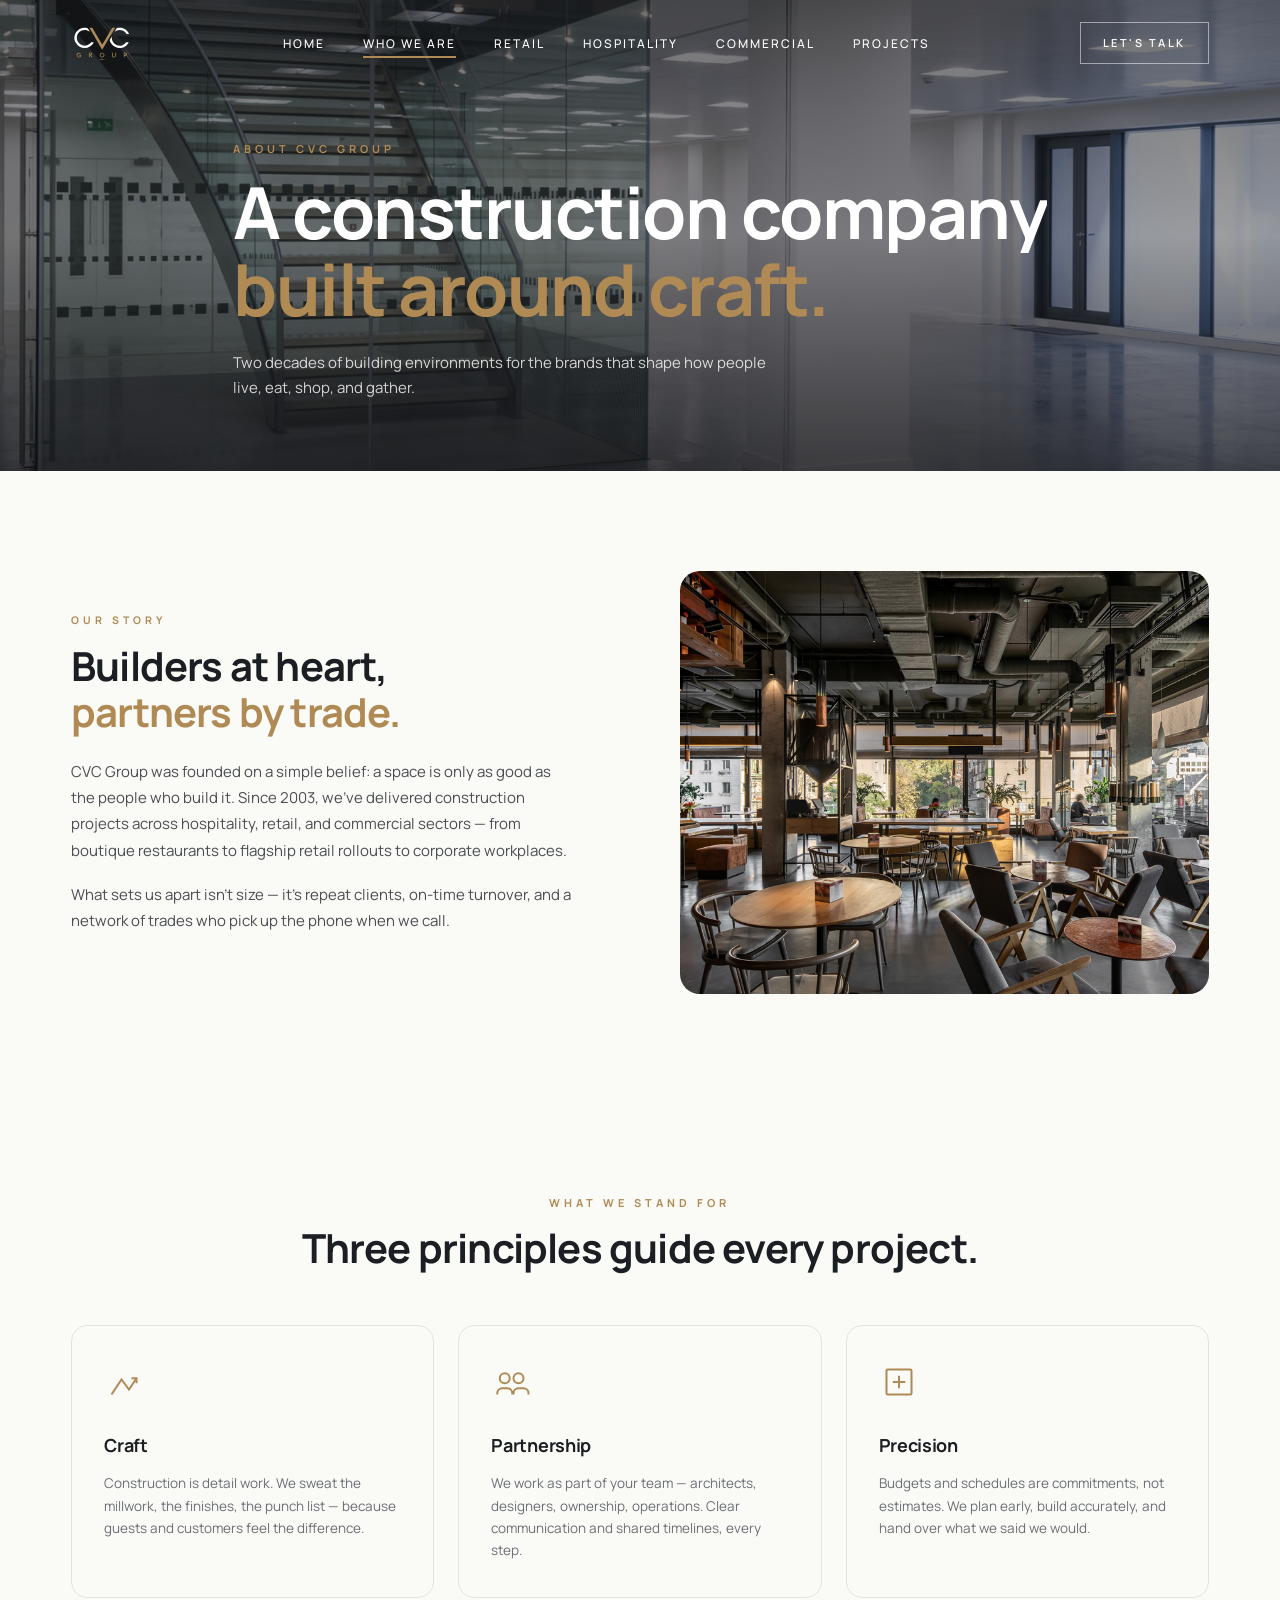
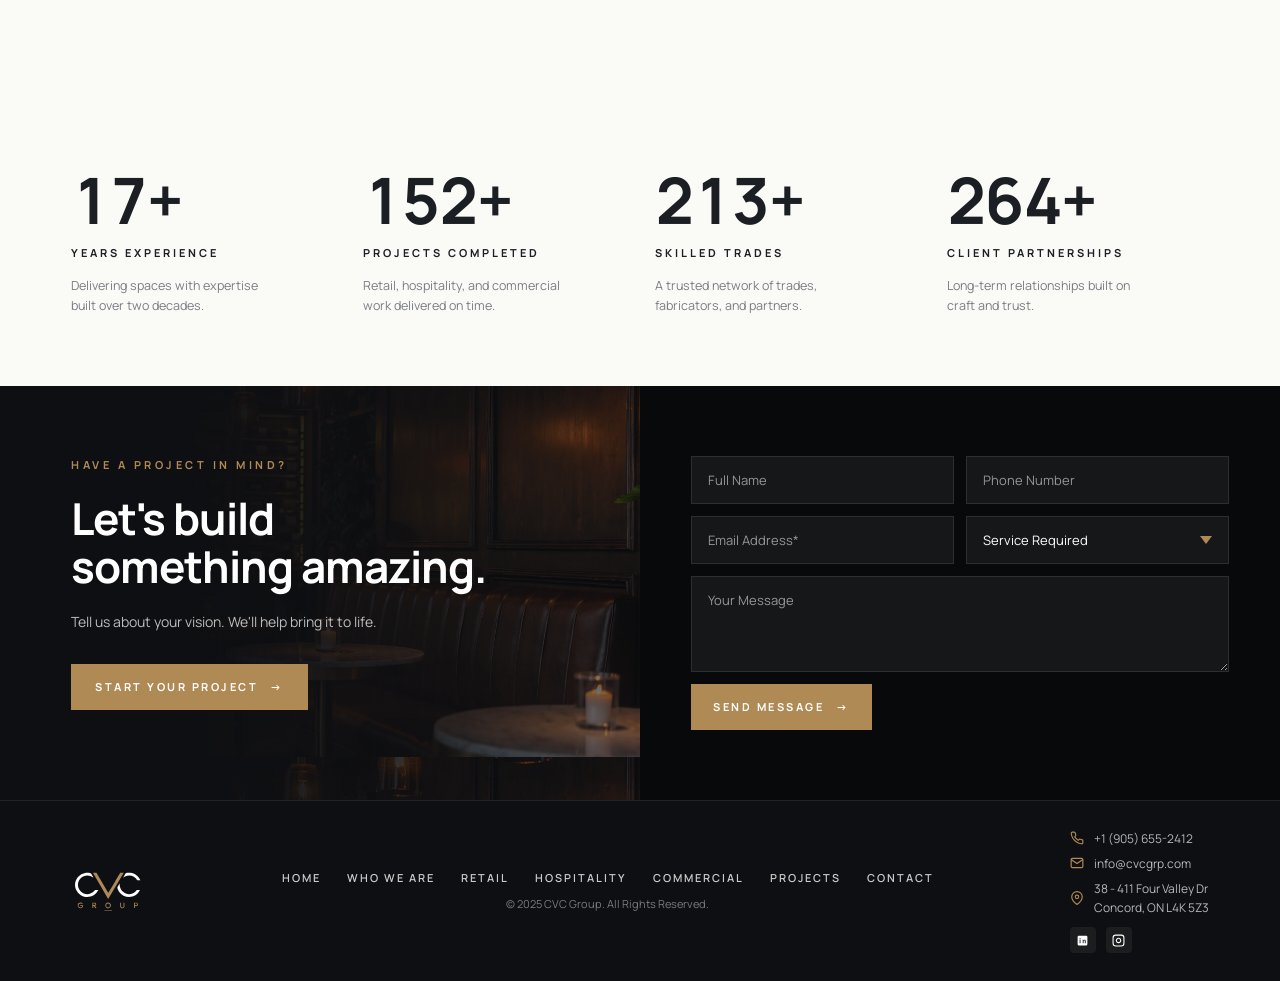
<file: public/about.html>
<!DOCTYPE html>
<html lang="en">
<head>
<meta charset="UTF-8" />
<meta name="viewport" content="width=device-width, initial-scale=1.0" />
<title>Who We Are — CVC Group</title>
<meta name="description" content="CVC Group builds retail, hospitality, and commercial environments. Two decades of craft, partnership, and precision." />
<link rel="preconnect" href="https://fonts.googleapis.com">
<link rel="preconnect" href="https://fonts.gstatic.com" crossorigin>
<link href="https://fonts.googleapis.com/css2?family=Manrope:wght@300;400;500;600;700;800&display=swap" rel="stylesheet">
<link rel="stylesheet" href="styles.css">
</head>
<body class="loading">

<div class="loader" id="loader">
  <div class="loader-mark">
    <div class="mk"><span>C</span><span class="v">V</span><span>C</span></div>
    <div class="sub">GROUP</div>
    <div class="loader-bar"></div>
  </div>
</div>

<div class="c-dot"></div>
<div class="c-ring"></div>

<header class="nav">
  <div class="container nav-inner">
    <a href="index.html" class="logo" aria-label="CVC Group">
      <img class="logo-img" src="images/logo/cvc.svg" alt="CVC Group" onload="this.parentElement.classList.add('has-img')" onerror="this.style.display='none'" />
      <span class="logo-text">
        <span class="mark">C<span class="v">V</span>C</span>
        <span class="sub">GROUP</span>
      </span>
    </a>
    <nav>
      <ul class="nav-links">
        <li><a href="index.html">Home</a></li>
        <li><a href="about.html" class="active">Who We Are</a></li>
        <li><a href="retail.html">Retail</a></li>
        <li><a href="hospitality.html">Hospitality</a></li>
        <li><a href="commercial.html">Commercial</a></li>
        <li><a href="projects.html">Projects</a></li>
      </ul>
    </nav>
    <a href="contact.html" class="btn-talk">Let's Talk</a>
  </div>
</header>

<!-- INNER HERO -->
<section class="inner-hero">
  <div class="bg" style="background-image: url('images/about/photo-2.jpg');"></div>
  <div class="container">
    <div class="eyebrow">About CVC Group</div>
    <h1 class="hero-title">
      <span class="line"><span class="line-inner">A construction company</span></span>
      <span class="line"><span class="line-inner em">built around craft.</span></span>
    </h1>
    <p class="sub">Two decades of building environments for the brands that shape how people live, eat, shop, and gather.</p>
  </div>
</section>

<!-- INTRO -->
<section class="intro">
  <div class="container intro-grid">
    <div class="rv left">
      <div class="section-eyebrow" style="text-align:left;color:var(--gold);">Our Story</div>
      <h2>Builders at heart, <span class="em">partners by trade.</span></h2>
      <p>CVC Group was founded on a simple belief: a space is only as good as the people who build it. Since 2003, we've delivered construction projects across hospitality, retail, and commercial sectors — from boutique restaurants to flagship retail rollouts to corporate workplaces.</p>
      <p>What sets us apart isn't size — it's repeat clients, on-time turnover, and a network of trades who pick up the phone when we call.</p>
    </div>
    <div class="intro-img img-rv" style="background-image: url('images/about/photo-1.jpg');"></div>
  </div>
</section>

<!-- VALUES -->
<section class="values">
  <div class="container">
    <div class="values-head rv">
      <div class="eyebrow">What We Stand For</div>
      <h2>Three principles guide every project.</h2>
    </div>
    <div class="values-grid stg">
      <div class="value">
        <svg class="icon" viewBox="0 0 32 32" fill="none" stroke="currentColor" stroke-width="1.6">
          <path d="M6 26l8-12 6 8 6-9"/>
          <path d="M22 13l4 0 0 4"/>
        </svg>
        <h4>Craft</h4>
        <p>Construction is detail work. We sweat the millwork, the finishes, the punch list — because guests and customers feel the difference.</p>
      </div>
      <div class="value">
        <svg class="icon" viewBox="0 0 32 32" fill="none" stroke="currentColor" stroke-width="1.6">
          <circle cx="11" cy="13" r="4"/>
          <circle cx="22" cy="13" r="4"/>
          <path d="M5 26v-1a4 4 0 0 1 4-4h4a4 4 0 0 1 4 4v1M18 26v-1a4 4 0 0 1 4-4h4a4 4 0 0 1 4 4v1"/>
        </svg>
        <h4>Partnership</h4>
        <p>We work as part of your team — architects, designers, ownership, operations. Clear communication and shared timelines, every step.</p>
      </div>
      <div class="value">
        <svg class="icon" viewBox="0 0 32 32" fill="none" stroke="currentColor" stroke-width="1.6">
          <rect x="6" y="6" width="20" height="20" rx="1"/>
          <path d="M11 16h10M16 11v10"/>
        </svg>
        <h4>Precision</h4>
        <p>Budgets and schedules are commitments, not estimates. We plan early, build accurately, and hand over what we said we would.</p>
      </div>
    </div>
  </div>
</section>

<!-- STATS -->
<section class="stats">
  <div class="container">
    <div class="stats-grid stg">
      <div class="stat">
        <div class="num" data-target="22">0+</div>
        <div class="label">Years Experience</div>
        <p>Delivering spaces with expertise built over two decades.</p>
      </div>
      <div class="stat">
        <div class="num" data-target="189">0+</div>
        <div class="label">Projects Completed</div>
        <p>Retail, hospitality, and commercial work delivered on time.</p>
      </div>
      <div class="stat">
        <div class="num" data-target="265">0+</div>
        <div class="label">Skilled Trades</div>
        <p>A trusted network of trades, fabricators, and partners.</p>
      </div>
      <div class="stat">
        <div class="num" data-target="328">0+</div>
        <div class="label">Client Partnerships</div>
        <p>Long-term relationships built on craft and trust.</p>
      </div>
    </div>
  </div>
</section>

<!-- CTA -->
<section class="cta" id="contact">
  <div class="left stg">
    <div class="eb">Have a Project in Mind?</div>
    <h2>Let's build<br>something amazing.</h2>
    <p>Tell us about your vision. We'll help bring it to life.</p>
    <a href="contact.html" class="btn-start">Start Your Project <span>→</span></a>
  </div>
  <div class="form-wrap">
    <form class="cta-form rv" onsubmit="event.preventDefault(); alert('Thanks — we will be in touch.');">
      <input type="text" placeholder="Full Name" required />
      <input type="tel" placeholder="Phone Number" />
      <input type="email" placeholder="Email Address*" required />
      <select required>
        <option value="">Service Required</option>
        <option>Retail Build-Out</option>
        <option>Hospitality Construction</option>
        <option>Commercial Construction</option>
        <option>Renovation / Tenant Improvement</option>
        <option>Other</option>
      </select>
      <textarea placeholder="Your Message"></textarea>
      <button type="submit" class="send">Send Message <span>→</span></button>
    </form>
  </div>
</section>

<footer class="footer">
  <div class="container foot-grid">
    <div class="foot-logo">
      <img class="logo-img" src="images/logo/cvc.svg" alt="CVC Group" onload="this.parentElement.classList.add('has-img')" onerror="this.style.display='none'" />
      <span class="logo-text">
        <span class="mark">C<span class="v">V</span>C</span>
        <span class="sub">GROUP</span>
        <span class="foot-tag">RETAIL | HOSPITALITY | COMMERCIAL</span>
      </span>
    </div>
    <div class="foot-nav">
      <div class="links">
        <a href="index.html" class="under-line">Home</a>
        <a href="about.html" class="under-line">Who We Are</a>
        <a href="retail.html" class="under-line">Retail</a>
        <a href="hospitality.html" class="under-line">Hospitality</a>
        <a href="commercial.html" class="under-line">Commercial</a>
        <a href="projects.html" class="under-line">Projects</a>
        <a href="contact.html" class="under-line">Contact</a>
      </div>
      <div class="copyright">© 2025 CVC Group. All Rights Reserved.</div>
    </div>
    <div class="foot-info">
      <div class="row"><svg class="ic" viewBox="0 0 24 24" fill="none" stroke="currentColor" stroke-width="2"><path d="M22 16.92v3a2 2 0 0 1-2.18 2 19.79 19.79 0 0 1-8.63-3.07 19.5 19.5 0 0 1-6-6 19.79 19.79 0 0 1-3.07-8.67A2 2 0 0 1 4.11 2h3a2 2 0 0 1 2 1.72c.13.96.37 1.9.72 2.81a2 2 0 0 1-.45 2.11L8.09 9.91a16 16 0 0 0 6 6l1.27-1.27a2 2 0 0 1 2.11-.45c.91.35 1.85.59 2.81.72A2 2 0 0 1 22 16.92z"/></svg> +1 (905) 655-2412</div>
      <div class="row"><svg class="ic" viewBox="0 0 24 24" fill="none" stroke="currentColor" stroke-width="2"><path d="M4 4h16c1.1 0 2 .9 2 2v12c0 1.1-.9 2-2 2H4c-1.1 0-2-.9-2-2V6c0-1.1.9-2 2-2z"/><path d="M22 6l-10 7L2 6"/></svg> info@cvcgrp.com</div>
      <div class="row"><svg class="ic" viewBox="0 0 24 24" fill="none" stroke="currentColor" stroke-width="2"><path d="M21 10c0 7-9 13-9 13s-9-6-9-13a9 9 0 0 1 18 0z"/><circle cx="12" cy="10" r="3"/></svg> 38 - 411 Four Valley Dr<br>Concord, ON L4K 5Z3</div>
      <div class="socials">
        <a href="#" aria-label="LinkedIn"><svg width="13" height="13" viewBox="0 0 24 24" fill="currentColor"><path d="M19 3a2 2 0 0 1 2 2v14a2 2 0 0 1-2 2H5a2 2 0 0 1-2-2V5a2 2 0 0 1 2-2h14M8.34 17V10.34H6.67V17h1.67M7.5 9.45a.94.94 0 1 0 0-1.89.94.94 0 0 0 0 1.89M18 17v-3.65c0-1.62-.35-2.86-2.23-2.86-.9 0-1.5.5-1.76.97h-.02v-.82h-1.6V17h1.66v-3.3c0-.87.16-1.7 1.24-1.7 1.06 0 1.07.99 1.07 1.76V17H18z"/></svg></a>
        <a href="#" aria-label="Instagram"><svg width="13" height="13" viewBox="0 0 24 24" fill="none" stroke="currentColor" stroke-width="2"><rect x="2" y="2" width="20" height="20" rx="5"/><path d="M16 11.37A4 4 0 1 1 12.63 8 4 4 0 0 1 16 11.37z"/><line x1="17.5" y1="6.5" x2="17.51" y2="6.5"/></svg></a>
      </div>
    </div>
  </div>
</footer>

<a href="#" class="to-top" id="toTop" aria-label="Back to top">
  <svg width="14" height="14" viewBox="0 0 24 24" fill="none" stroke="currentColor" stroke-width="2.4"><path d="M18 15l-6-6-6 6"/></svg>
</a>

<script src="scripts.js" defer></script>
</body>
</html>
</file>
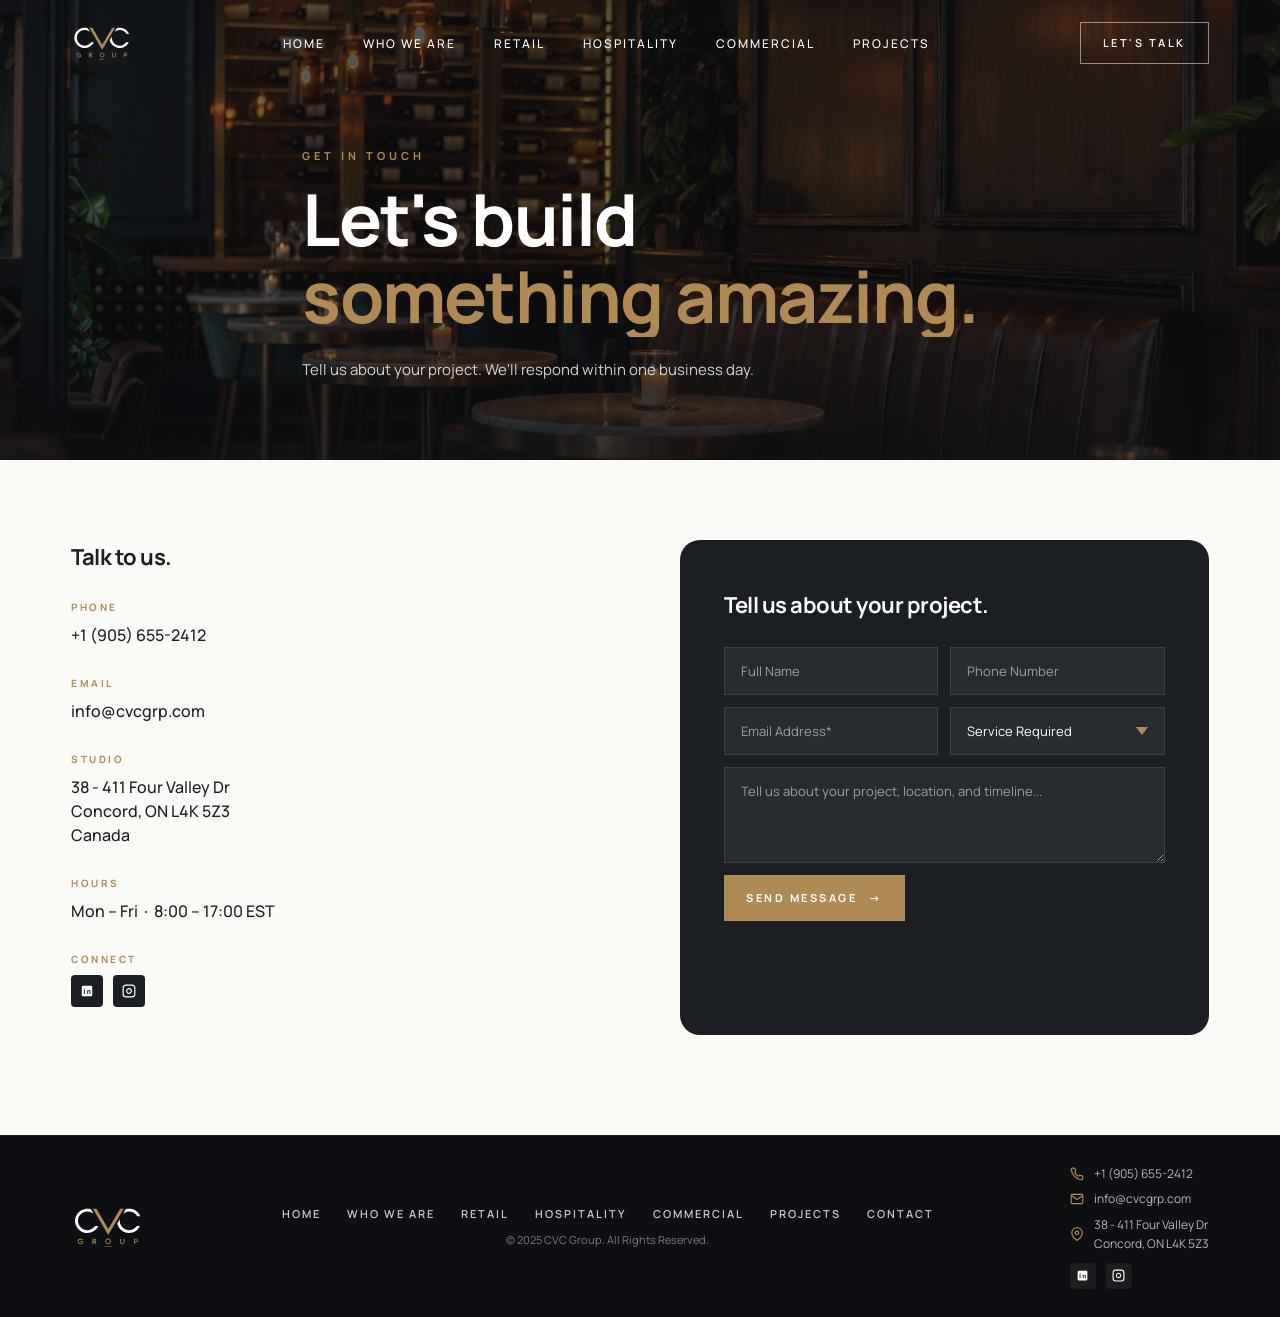
<file: public/contact.html>
<!DOCTYPE html>
<html lang="en">
<head>
<meta charset="UTF-8" />
<meta name="viewport" content="width=device-width, initial-scale=1.0" />
<title>Contact — CVC Group</title>
<meta name="description" content="Start a conversation about your next project. CVC Group, Concord, ON." />
<link rel="preconnect" href="https://fonts.googleapis.com">
<link rel="preconnect" href="https://fonts.gstatic.com" crossorigin>
<link href="https://fonts.googleapis.com/css2?family=Manrope:wght@300;400;500;600;700;800&display=swap" rel="stylesheet">
<link rel="stylesheet" href="styles.css">
</head>
<body class="loading">

<div class="loader" id="loader">
  <div class="loader-mark">
    <div class="mk"><span>C</span><span class="v">V</span><span>C</span></div>
    <div class="sub">GROUP</div>
    <div class="loader-bar"></div>
  </div>
</div>

<div class="c-dot"></div>
<div class="c-ring"></div>

<header class="nav">
  <div class="container nav-inner">
    <a href="index.html" class="logo" aria-label="CVC Group">
      <img class="logo-img" src="images/logo/cvc.svg" alt="CVC Group" onload="this.parentElement.classList.add('has-img')" onerror="this.style.display='none'" />
      <span class="logo-text">
        <span class="mark">C<span class="v">V</span>C</span>
        <span class="sub">GROUP</span>
      </span>
    </a>
    <nav>
      <ul class="nav-links">
        <li><a href="index.html">Home</a></li>
        <li><a href="about.html">Who We Are</a></li>
        <li><a href="retail.html">Retail</a></li>
        <li><a href="hospitality.html">Hospitality</a></li>
        <li><a href="commercial.html">Commercial</a></li>
        <li><a href="projects.html">Projects</a></li>
      </ul>
    </nav>
    <a href="contact.html" class="btn-talk active">Let's Talk</a>
  </div>
</header>

<section class="inner-hero">
  <div class="bg" style="background-image: url('images/cta/background.jpg');"></div>
  <div class="container">
    <div class="eyebrow">Get In Touch</div>
    <h1 class="hero-title">
      <span class="line"><span class="line-inner">Let's build</span></span>
      <span class="line"><span class="line-inner em">something amazing.</span></span>
    </h1>
    <p class="sub">Tell us about your project. We'll respond within one business day.</p>
  </div>
</section>

<section class="contact-grid">
  <div class="container">
    <div class="contact-info rv">
      <h3>Talk to us.</h3>
      <div class="block">
        <div class="label">Phone</div>
        <div class="val"><a href="tel:+19056552412">+1 (905) 655-2412</a></div>
      </div>
      <div class="block">
        <div class="label">Email</div>
        <div class="val"><a href="mailto:info@cvcgrp.com">info@cvcgrp.com</a></div>
      </div>
      <div class="block">
        <div class="label">Studio</div>
        <div class="val">38 - 411 Four Valley Dr<br>Concord, ON L4K 5Z3<br>Canada</div>
      </div>
      <div class="block">
        <div class="label">Hours</div>
        <div class="val">Mon – Fri &nbsp;·&nbsp; 8:00 – 17:00 EST</div>
      </div>
      <div class="block">
        <div class="label">Connect</div>
        <div class="socials" style="margin-top:8px;">
          <a href="#" aria-label="LinkedIn" style="width:32px;height:32px;background:var(--ink);"><svg width="14" height="14" viewBox="0 0 24 24" fill="currentColor"><path d="M19 3a2 2 0 0 1 2 2v14a2 2 0 0 1-2 2H5a2 2 0 0 1-2-2V5a2 2 0 0 1 2-2h14M8.34 17V10.34H6.67V17h1.67M7.5 9.45a.94.94 0 1 0 0-1.89.94.94 0 0 0 0 1.89M18 17v-3.65c0-1.62-.35-2.86-2.23-2.86-.9 0-1.5.5-1.76.97h-.02v-.82h-1.6V17h1.66v-3.3c0-.87.16-1.7 1.24-1.7 1.06 0 1.07.99 1.07 1.76V17H18z"/></svg></a>
          <a href="#" aria-label="Instagram" style="width:32px;height:32px;background:var(--ink);"><svg width="14" height="14" viewBox="0 0 24 24" fill="none" stroke="currentColor" stroke-width="2"><rect x="2" y="2" width="20" height="20" rx="5"/><path d="M16 11.37A4 4 0 1 1 12.63 8 4 4 0 0 1 16 11.37z"/><line x1="17.5" y1="6.5" x2="17.51" y2="6.5"/></svg></a>
        </div>
      </div>
    </div>

    <div class="contact-form-card rv right">
      <h3>Tell us about your project.</h3>
      <form class="cta-form" onsubmit="event.preventDefault(); alert('Thanks — we will be in touch.');">
        <input type="text" placeholder="Full Name" required />
        <input type="tel" placeholder="Phone Number" />
        <input type="email" placeholder="Email Address*" required />
        <select required>
          <option value="">Service Required</option>
          <option>Retail Build-Out</option>
          <option>Hospitality Construction</option>
          <option>Commercial Construction</option>
          <option>Renovation / Tenant Improvement</option>
          <option>Other</option>
        </select>
        <textarea placeholder="Tell us about your project, location, and timeline..."></textarea>
        <button type="submit" class="send">Send Message <span>→</span></button>
      </form>
    </div>
  </div>
</section>

<footer class="footer">
  <div class="container foot-grid">
    <div class="foot-logo">
      <img class="logo-img" src="images/logo/cvc.svg" alt="CVC Group" onload="this.parentElement.classList.add('has-img')" onerror="this.style.display='none'" />
      <span class="logo-text">
        <span class="mark">C<span class="v">V</span>C</span>
        <span class="sub">GROUP</span>
        <span class="foot-tag">RETAIL | HOSPITALITY | COMMERCIAL</span>
      </span>
    </div>
    <div class="foot-nav">
      <div class="links">
        <a href="index.html" class="under-line">Home</a>
        <a href="about.html" class="under-line">Who We Are</a>
        <a href="retail.html" class="under-line">Retail</a>
        <a href="hospitality.html" class="under-line">Hospitality</a>
        <a href="commercial.html" class="under-line">Commercial</a>
        <a href="projects.html" class="under-line">Projects</a>
        <a href="contact.html" class="under-line">Contact</a>
      </div>
      <div class="copyright">© 2025 CVC Group. All Rights Reserved.</div>
    </div>
    <div class="foot-info">
      <div class="row"><svg class="ic" viewBox="0 0 24 24" fill="none" stroke="currentColor" stroke-width="2"><path d="M22 16.92v3a2 2 0 0 1-2.18 2 19.79 19.79 0 0 1-8.63-3.07 19.5 19.5 0 0 1-6-6 19.79 19.79 0 0 1-3.07-8.67A2 2 0 0 1 4.11 2h3a2 2 0 0 1 2 1.72c.13.96.37 1.9.72 2.81a2 2 0 0 1-.45 2.11L8.09 9.91a16 16 0 0 0 6 6l1.27-1.27a2 2 0 0 1 2.11-.45c.91.35 1.85.59 2.81.72A2 2 0 0 1 22 16.92z"/></svg> +1 (905) 655-2412</div>
      <div class="row"><svg class="ic" viewBox="0 0 24 24" fill="none" stroke="currentColor" stroke-width="2"><path d="M4 4h16c1.1 0 2 .9 2 2v12c0 1.1-.9 2-2 2H4c-1.1 0-2-.9-2-2V6c0-1.1.9-2 2-2z"/><path d="M22 6l-10 7L2 6"/></svg> info@cvcgrp.com</div>
      <div class="row"><svg class="ic" viewBox="0 0 24 24" fill="none" stroke="currentColor" stroke-width="2"><path d="M21 10c0 7-9 13-9 13s-9-6-9-13a9 9 0 0 1 18 0z"/><circle cx="12" cy="10" r="3"/></svg> 38 - 411 Four Valley Dr<br>Concord, ON L4K 5Z3</div>
      <div class="socials">
        <a href="#" aria-label="LinkedIn"><svg width="13" height="13" viewBox="0 0 24 24" fill="currentColor"><path d="M19 3a2 2 0 0 1 2 2v14a2 2 0 0 1-2 2H5a2 2 0 0 1-2-2V5a2 2 0 0 1 2-2h14M8.34 17V10.34H6.67V17h1.67M7.5 9.45a.94.94 0 1 0 0-1.89.94.94 0 0 0 0 1.89M18 17v-3.65c0-1.62-.35-2.86-2.23-2.86-.9 0-1.5.5-1.76.97h-.02v-.82h-1.6V17h1.66v-3.3c0-.87.16-1.7 1.24-1.7 1.06 0 1.07.99 1.07 1.76V17H18z"/></svg></a>
        <a href="#" aria-label="Instagram"><svg width="13" height="13" viewBox="0 0 24 24" fill="none" stroke="currentColor" stroke-width="2"><rect x="2" y="2" width="20" height="20" rx="5"/><path d="M16 11.37A4 4 0 1 1 12.63 8 4 4 0 0 1 16 11.37z"/><line x1="17.5" y1="6.5" x2="17.51" y2="6.5"/></svg></a>
      </div>
    </div>
  </div>
</footer>

<a href="#" class="to-top" id="toTop" aria-label="Back to top">
  <svg width="14" height="14" viewBox="0 0 24 24" fill="none" stroke="currentColor" stroke-width="2.4"><path d="M18 15l-6-6-6 6"/></svg>
</a>

<script src="scripts.js" defer></script>
</body>
</html>
</file>
<file: public/styles.css>
/* ============ TOKENS ============ */
:root {
  --black:    #0e0f12;
  --black-2:  #15171b;
  --black-3:  #1c1e23;
  --ink:      #1b1e22;
  --gold:     #b08a55;
  --gold-lt:  #c5a070;
  --gold-dk:  #8c6c3f;
  --cream:    #f5efe6;
  --cream-2:  #efe8dc;
  --paper:    #fafaf7;
  --muted:    #8a8d93;
  --line:     #e7e1d4;
  --line-dk:  rgba(255,255,255,0.08);

  --sans:  'Manrope', -apple-system, BlinkMacSystemFont, sans-serif;

  --container: 1240px;
  --pad: clamp(20px, 4vw, 56px);

  --ease-out: cubic-bezier(.2,.8,.2,1);
  --ease-curtain: cubic-bezier(.7,0,.2,1);
}

* { box-sizing: border-box; margin: 0; padding: 0; }
html { scroll-behavior: smooth; }
body {
  font-family: var(--sans);
  background: var(--paper);
  color: var(--ink);
  font-size: 15px;
  line-height: 1.6;
  -webkit-font-smoothing: antialiased;
  -moz-osx-font-smoothing: grayscale;
  overflow-x: hidden;
}
img { max-width: 100%; display: block; }
a { color: inherit; text-decoration: none; }
button { font: inherit; cursor: pointer; border: 0; background: none; color: inherit; }

.container { max-width: var(--container); margin: 0 auto; padding-left: var(--pad); padding-right: var(--pad); }

.auto-img { opacity: 0; transition: opacity .4s ease; }
.auto-img.loaded { opacity: 1; }

/* =================================================================
   ANIMATION SYSTEM
   ================================================================= */

/* Page loader */
.loader {
  position: fixed; inset: 0; z-index: 9000;
  background: var(--black);
  display: grid; place-items: center;
  transition: opacity .7s var(--ease-out), visibility .7s;
}
.loader-mark {
  font-family: var(--sans); color: #fff;
  font-size: 56px; letter-spacing: -1px; font-weight: 700;
  display: flex; flex-direction: column; align-items: center;
  position: relative;
}
.loader-mark .mk { display: flex; gap: 4px; line-height: 0.95; }
.loader-mark .mk span { display: inline-block; opacity: 0; transform: translateY(40px); }
.loader-mark .mk .v { color: var(--gold); font-family: var(--sans); font-weight: 700; }
.loader-mark .sub {
  font-family: var(--sans); font-size: 10px; letter-spacing: 8px;
  color: var(--gold); margin-top: 6px; font-weight: 500;
  opacity: 0; transform: translateY(10px);
  transition: opacity .5s .5s var(--ease-out), transform .5s .5s var(--ease-out);
}
.loader-bar {
  position: absolute; bottom: -36px; left: 50%; transform: translateX(-50%);
  width: 0; height: 1px; background: var(--gold);
  transition: width 1.1s .15s var(--ease-out);
}
body.kick .loader-mark .mk span { opacity: 1; transform: translateY(0); transition: opacity .7s var(--ease-out), transform .9s var(--ease-out); }
body.kick .loader-mark .mk span:nth-child(1) { transition-delay: .05s; }
body.kick .loader-mark .mk span:nth-child(2) { transition-delay: .15s; }
body.kick .loader-mark .mk span:nth-child(3) { transition-delay: .25s; }
body.kick .loader-mark .sub { opacity: 1; transform: translateY(0); }
body.kick .loader-bar { width: 220px; }
.loader.gone { opacity: 0; visibility: hidden; }

body.loading { overflow: hidden; height: 100vh; }

/* Custom cursor */
.c-dot, .c-ring {
  position: fixed; left: 0; top: 0; pointer-events: none;
  z-index: 8000; border-radius: 50%;
  transform: translate(-50%, -50%);
  mix-blend-mode: difference; opacity: 0;
  transition: opacity .3s, width .25s, height .25s, background .25s, border-color .25s;
}
.c-dot { width: 5px; height: 5px; background: #fff; }
.c-ring { width: 32px; height: 32px; border: 1px solid #fff; }
body.cursor-on .c-dot, body.cursor-on .c-ring { opacity: 1; }
body.cursor-grow .c-ring { width: 60px; height: 60px; background: rgba(201,161,73,.14); border-color: var(--gold); }
body.cursor-grow .c-dot { background: var(--gold); }
@media (hover: none), (pointer: coarse) {
  .c-dot, .c-ring { display: none; }
}

/* Scroll reveal */
.rv {
  opacity: 0; transform: translateY(40px);
  transition: opacity 1.2s var(--ease-out), transform 1.2s var(--ease-out);
  will-change: opacity, transform;
}
.rv.in { opacity: 1; transform: translateY(0); }
.rv.fade { transform: none; }
.rv.left  { transform: translateX(-50px); }
.rv.left.in  { transform: translateX(0); }
.rv.right { transform: translateX(50px); }
.rv.right.in { transform: translateX(0); }

/* Stagger children */
.stg > * {
  opacity: 0; transform: translateY(28px);
  transition: opacity 1s var(--ease-out), transform 1s var(--ease-out);
}
.stg.in > * { opacity: 1; transform: translateY(0); }
.stg.in > *:nth-child(1) { transition-delay: 0s; }
.stg.in > *:nth-child(2) { transition-delay: .08s; }
.stg.in > *:nth-child(3) { transition-delay: .16s; }
.stg.in > *:nth-child(4) { transition-delay: .24s; }
.stg.in > *:nth-child(5) { transition-delay: .32s; }
.stg.in > *:nth-child(6) { transition-delay: .40s; }
.stg.in > *:nth-child(7) { transition-delay: .48s; }

/* Image curtain reveal */
.img-rv { position: relative; overflow: hidden; }
.img-rv::after {
  content: ""; position: absolute; inset: 0; z-index: 5;
  background: var(--gold);
  transform: translateY(0);
  transition: transform 1.1s var(--ease-curtain);
}
.img-rv.in::after { transform: translateY(-101%); }
.img-rv > .ph,
.img-rv > .ph-img {
  transform: scale(1.18);
  transition: transform 1.6s var(--ease-out);
}
.img-rv.in > .ph,
.img-rv.in > .ph-img { transform: scale(1); }

/* Hero title line reveal */
.hero-title .line { display: block; overflow: hidden; padding-bottom: 4px; }
.hero-title .line-inner {
  display: block; transform: translateY(110%);
  transition: transform 1.1s var(--ease-out);
}
body.kick .hero-title .line-inner { transform: translateY(0); }
body.kick .hero-title .line:nth-child(1) .line-inner { transition-delay: .55s; }
body.kick .hero-title .line:nth-child(2) .line-inner { transition-delay: .68s; }
body.kick .hero-title .line:nth-child(3) .line-inner { transition-delay: .81s; }

.hero .eyebrow, .hero p.lede, .hero-cta, .hero-pager, .hero-arrows {
  opacity: 0; transform: translateY(20px);
  transition: opacity .8s var(--ease-out), transform .8s var(--ease-out);
}
body.kick .hero .eyebrow { opacity: 1; transform: translateY(0); transition-delay: .4s; }
body.kick .hero p.lede   { opacity: 1; transform: translateY(0); transition-delay: 1.0s; }
body.kick .hero-cta      { opacity: 1; transform: translateY(0); transition-delay: 1.15s; }
body.kick .hero-pager    { opacity: 1; transform: translateY(0); transition-delay: 1.3s; }
body.kick .hero-arrows   { opacity: 1; transform: translateY(0); transition-delay: 1.4s; }

.nav { opacity: 0; transform: translateY(-12px); transition: opacity .7s var(--ease-out), transform .7s var(--ease-out); }
body.kick .nav { opacity: 1; transform: translateY(0); transition-delay: .25s; }

/* Underline link wipe */
.under-line { position: relative; display: inline-block; }
.under-line::after {
  content: ""; position: absolute; left: 0; bottom: -3px;
  width: 100%; height: 1px; background: currentColor;
  transform: scaleX(0); transform-origin: right;
  transition: transform .55s var(--ease-out);
}
.under-line:hover::after { transform: scaleX(1); transform-origin: left; }

/* ============ NAV ============ */
.nav {
  position: absolute; top: 0; left: 0; right: 0; z-index: 30;
  padding: 22px 0;
}
.nav-inner {
  display: flex; align-items: center; justify-content: space-between;
  gap: 32px;
}
.logo {
  display: flex; flex-direction: column; align-items: center;
  font-family: var(--sans); color: #fff; line-height: 0.95;
  position: relative;
}
.logo .logo-img { height: 54px; width: auto; position: absolute; top: 50%; left: 50%; transform: translate(-50%,-50%); }
.logo .logo-text { display: flex; flex-direction: column; align-items: center; transition: opacity .2s; }
.logo.has-img .logo-text { opacity: 0; visibility: hidden; }
.logo .mark { font-size: 28px; font-weight: 700; letter-spacing: -0.5px; }
.logo .mark .v { color: var(--gold); font-family: var(--sans); font-weight: 700; }
.logo .sub {
  font-family: var(--sans); font-size: 9px; letter-spacing: 6px;
  color: var(--gold); margin-top: 4px; font-weight: 600;
}
.nav-links {
  display: flex; gap: 38px; align-items: center;
  list-style: none;
}
.nav-links a {
  color: #fff; font-size: 12px; letter-spacing: 2px; font-weight: 500;
  text-transform: uppercase; padding: 6px 0; position: relative;
  transition: color .25s;
}
.nav-links a::after {
  content: ""; position: absolute; left: 0; right: 0; bottom: 0;
  height: 2px; background: var(--gold);
  transform: scaleX(0); transform-origin: right;
  transition: transform .45s var(--ease-out);
}
.nav-links a.active::after { transform: scaleX(1); transform-origin: left; }
.nav-links a:hover::after  { transform: scaleX(1); transform-origin: left; }
.nav-links a:hover { color: var(--gold-lt); }
.btn-talk {
  border: 1px solid rgba(255,255,255,0.5);
  color: #fff; padding: 11px 22px; font-size: 11px;
  letter-spacing: 2.5px; text-transform: uppercase; font-weight: 600;
  transition: all .35s var(--ease-out); position: relative; overflow: hidden;
}
.btn-talk::before {
  content: ""; position: absolute; inset: 0;
  background: var(--gold); transform: translateY(101%);
  transition: transform .45s var(--ease-out); z-index: -1;
}
.btn-talk:hover { border-color: var(--gold); }
.btn-talk:hover::before { transform: translateY(0); }

/* ============ HERO ============ */
.hero {
  position: relative;
  min-height: 760px;
  color: #fff;
  display: flex; align-items: center;
  overflow: hidden;
  background: #1a1612;
}
.hero-slides { position: absolute; inset: 0; }
.hero-slide {
  position: absolute; inset: 0;
  background-size: cover; background-position: center;
  opacity: 0; transform: scale(1.06);
  transition: opacity 1.2s ease, transform 8s linear;
}
.hero-slide.active { opacity: 1; transform: scale(1); }
.hero-slide::after {
  content: ""; position: absolute; inset: 0;
  background: linear-gradient(90deg, rgba(14,15,18,.78) 0%, rgba(14,15,18,.2) 75%);
}
.hero-slide.s1 { background-image: url("images/hero/slide-1.jpg"); }
.hero-slide.s2 { background-image: url("images/hero/slide-2.jpg"); }
.hero-slide.s3 { background-image: url("images/hero/slide-3.jpg"); }

.hero-inner { position: relative; width: 100%; padding-top: 110px; padding-bottom: 90px; z-index: 2; }
.eyebrow {
  font-size: 11px; letter-spacing: 4px; text-transform: uppercase;
  color: rgba(255,255,255,0.85); font-weight: 500; margin-bottom: 22px;
}
.hero h1 {
  font-family: var(--sans); font-weight: 700;
  font-size: clamp(44px, 6.2vw, 84px);
  line-height: 1.02; letter-spacing: -1.5px;
  max-width: 760px; margin-bottom: 26px;
}
.hero h1 .em {
  font-family: var(--sans); font-weight: 700;
  color: var(--gold); letter-spacing: -1.5px;
}
.hero p.lede {
  max-width: 460px; color: rgba(255,255,255,0.8);
  font-size: 14.5px; line-height: 1.7; margin-bottom: 38px;
}
.hero-cta { display: flex; gap: 14px; flex-wrap: wrap; }
.btn {
  display: inline-flex; align-items: center; gap: 14px;
  padding: 16px 26px; font-size: 11px; letter-spacing: 2.5px;
  text-transform: uppercase; font-weight: 700;
  transition: all .35s var(--ease-out); position: relative; overflow: hidden;
}
.btn .arr { font-size: 14px; transition: transform .3s var(--ease-out); }
.btn:hover .arr { transform: translateX(6px); }
.btn-gold { background: var(--gold); color: #fff; }
.btn-gold::before {
  content: ""; position: absolute; inset: 0;
  background: var(--gold-dk); transform: translateY(101%);
  transition: transform .4s var(--ease-out); z-index: -1;
}
.btn-gold:hover::before { transform: translateY(0); }
.btn-dark { background: var(--black-2); color: #fff; border: 1px solid rgba(255,255,255,0.12); }
.btn-dark::before {
  content: ""; position: absolute; inset: 0;
  background: var(--gold); transform: translateY(101%);
  transition: transform .4s var(--ease-out); z-index: -1;
}
.btn-dark:hover { border-color: var(--gold); }
.btn-dark:hover::before { transform: translateY(0); }

.hero-pager {
  position: absolute; right: var(--pad); top: 50%;
  transform: translateY(-50%); z-index: 3;
  display: flex; flex-direction: column; gap: 14px;
  font-size: 12px; letter-spacing: 2px; color: rgba(255,255,255,0.45);
  font-weight: 600;
}
.hero-pager .num { padding: 4px 0; cursor: pointer; transition: color .35s var(--ease-out); position: relative; }
.hero-pager .num::before {
  content: ""; display: inline-block; width: 0; height: 1px;
  background: var(--gold); vertical-align: middle; margin-right: 0;
  transition: width .5s var(--ease-out), margin .5s var(--ease-out);
}
.hero-pager .num.active { color: var(--gold); }
.hero-pager .num.active::before { width: 22px; margin-right: 8px; }
.hero-arrows {
  position: absolute; right: var(--pad); bottom: 70px; z-index: 3;
  display: flex; gap: 12px;
}
.hero-arrows button {
  width: 44px; height: 44px; border-radius: 50%;
  display: grid; place-items: center;
  border: 1px solid rgba(255,255,255,0.25);
  color: #fff; transition: all .3s var(--ease-out);
}
.hero-arrows button:hover { background: rgba(255,255,255,0.08); transform: scale(1.08); }
.hero-arrows .next { background: var(--gold); border-color: var(--gold); }
.hero-arrows .next:hover { background: var(--gold-dk); border-color: var(--gold-dk); }

/* ============ PILLARS ============ */
.pillars {
  background: var(--paper);
  padding: 70px 0 64px;
  border-bottom: 1px solid var(--line);
}
.pillars-grid {
  display: grid; grid-template-columns: repeat(3, 1fr);
  gap: 0;
}
.pillar {
  text-align: center; padding: 0 30px;
  position: relative;
}
.pillar + .pillar::before {
  content: ""; position: absolute; left: 0; top: 12%; bottom: 12%;
  width: 1px; background: var(--line);
}
.pillar .icon {
  width: 56px; height: 56px; margin: 0 auto 18px;
  color: var(--gold);
  transition: transform .5s var(--ease-out);
}
.pillar:hover .icon { transform: translateY(-6px) rotate(-3deg); }
.pillar h3 {
  font-family: var(--sans); font-weight: 700; font-size: 14px;
  letter-spacing: 4px; text-transform: uppercase; margin-bottom: 14px;
  color: var(--ink);
}
.pillar p {
  color: #6b6e75; font-size: 13.5px; line-height: 1.7;
  max-width: 280px; margin: 0 auto 20px;
}
.pillar a.explore {
  color: var(--gold); font-size: 11px; letter-spacing: 2.5px;
  text-transform: uppercase; font-weight: 700;
  display: inline-flex; align-items: center; gap: 8px;
  transition: gap .3s var(--ease-out);
}
.pillar a.explore span { transition: transform .3s var(--ease-out); }
.pillar a.explore:hover { gap: 14px; }
.pillar a.explore:hover span { transform: translateX(4px); }

/* ============ FEATURED PROJECTS ============ */
.projects {
  background: var(--black);
  color: #fff;
  padding: 80px 0 80px;
  position: relative;
  overflow: hidden;
}
.projects > .container { position: relative; z-index: 2; }
.section-eyebrow {
  text-align: center; font-size: 10.5px; letter-spacing: 4px;
  color: var(--gold); text-transform: uppercase; font-weight: 700;
  margin-bottom: 14px;
}
.section-title {
  text-align: center; font-family: var(--sans); font-weight: 700;
  font-size: clamp(30px, 3.8vw, 46px); line-height: 1.1;
  letter-spacing: -1px;
  margin-bottom: 50px;
}
.projects-grid {
  display: grid; grid-template-columns: repeat(4, 1fr);
  gap: 22px;
}
.project-card {
  position: relative; aspect-ratio: 3/4; overflow: hidden;
  cursor: pointer;
}
.project-card .ph {
  position: absolute; inset: 0;
  transition: transform .8s var(--ease-out);
}
.project-card img.ph-img {
  position: absolute; inset: 0;
  width: 100%; height: 100%; object-fit: cover;
  transition: transform .8s var(--ease-out), opacity .4s ease;
  opacity: 0;
}
.project-card img.ph-img.loaded { opacity: 1; }
.project-card:hover .ph,
.project-card:hover img.ph-img { transform: scale(1.08); }
.project-card::before {
  content: ""; position: absolute; inset: 0;
  background: linear-gradient(180deg, rgba(0,0,0,0) 35%, rgba(0,0,0,0.85) 100%);
  z-index: 2; transition: background .4s ease;
}
.project-card:hover::before {
  background: linear-gradient(180deg, rgba(14,15,18,0) 0%, rgba(14,15,18,0.9) 100%);
}
.project-card .body {
  position: absolute; left: 0; right: 0; bottom: 0; z-index: 3;
  padding: 22px;
  transform: translateY(0);
  transition: transform .5s var(--ease-out);
}
.project-card:hover .body { transform: translateY(-6px); }
.project-card .gold-line {
  position: absolute; bottom: 0; left: 0; height: 2px;
  background: var(--gold); width: 0; z-index: 4;
  transition: width .55s var(--ease-out);
}
.project-card:hover .gold-line { width: 100%; }
.project-card .tag {
  font-size: 9px; letter-spacing: 3px; color: var(--gold);
  text-transform: uppercase; font-weight: 700; margin-bottom: 12px;
}
.project-card h4 {
  font-family: var(--sans); font-weight: 700;
  font-size: 22px; line-height: 1.15; margin-bottom: 14px;
  letter-spacing: -0.5px;
}
.project-card .view {
  font-size: 10px; letter-spacing: 2.5px; text-transform: uppercase;
  font-weight: 700; color: #fff;
  display: inline-flex; align-items: center; gap: 8px;
}
.project-card .view span { transition: transform .3s var(--ease-out); }
.project-card:hover .view span { transform: translateX(6px); color: var(--gold); }
.projects-cta {
  display: flex; justify-content: center; margin-top: 44px;
}
.btn-pill {
  background: var(--paper); color: var(--black);
  padding: 14px 28px; font-size: 11px; letter-spacing: 2.5px;
  text-transform: uppercase; font-weight: 700;
  display: inline-flex; align-items: center; gap: 12px;
  transition: all .35s var(--ease-out); position: relative; overflow: hidden;
}
.btn-pill::before {
  content: ""; position: absolute; inset: 0;
  background: var(--gold); transform: translateY(101%);
  transition: transform .4s var(--ease-out); z-index: 0;
}
.btn-pill:hover { color: #fff; }
.btn-pill:hover::before { transform: translateY(0); }
.btn-pill > * { position: relative; z-index: 1; }
.btn-pill span { transition: transform .3s var(--ease-out); }
.btn-pill:hover span { transform: translateX(6px); }

.p1 { background: linear-gradient(135deg, #1f1610 0%, #4a2f18 50%, #2a1c10 100%); }
.p2 { background: linear-gradient(135deg, #2a2218 0%, #5a4528 50%, #2a2018 100%); }
.p3 { background: linear-gradient(135deg, #1a1610 0%, #3a2818 50%, #1a1410 100%); }
.p4 { background: linear-gradient(135deg, #221810 0%, #4a3520 50%, #221610 100%); }

/* ============ PHILOSOPHY ============ */
.philosophy {
  background: var(--cream);
  padding: 0;
  display: grid; grid-template-columns: 1fr 1fr;
  align-items: stretch;
}
.philosophy .text {
  padding: 90px var(--pad) 90px max(var(--pad), calc((100vw - var(--container))/2 + var(--pad)));
  display: flex; flex-direction: column; justify-content: center;
  position: relative; overflow: hidden;
}
.philosophy .text > * { position: relative; z-index: 2; }
.philosophy .text .eb {
  font-size: 11px; letter-spacing: 3.5px; color: var(--gold);
  text-transform: uppercase; font-weight: 700; margin-bottom: 22px;
}
.philosophy h2 {
  font-family: var(--sans); font-weight: 700;
  font-size: clamp(34px, 3.6vw, 46px); line-height: 1.15;
  letter-spacing: -1px;
  margin-bottom: 22px; color: var(--ink);
  max-width: 440px;
}
.philosophy h2 .gold-it {
  font-family: var(--sans); color: var(--gold);
  font-weight: 700;
}
.philosophy p {
  color: #5e6166; font-size: 14px; line-height: 1.75;
  max-width: 420px; margin-bottom: 26px;
}
.philosophy a.learn {
  color: var(--gold); font-size: 11px; letter-spacing: 2.5px;
  text-transform: uppercase; font-weight: 700;
  display: inline-flex; align-items: center; gap: 10px;
  align-self: flex-start;
}
.philosophy a.learn span { transition: transform .3s var(--ease-out); }
.philosophy a.learn:hover span { transform: translateX(6px); }
.philosophy .img {
  position: relative;
  background:
    linear-gradient(180deg, rgba(0,0,0,.05), rgba(0,0,0,.25)),
    linear-gradient(135deg, #2a1f15 0%, #5a4028 40%, #3a281a 100%);
  background-size: cover; background-position: center;
  background-image: url("images/philosophy/interior.jpg"),
                    linear-gradient(135deg, #2a1f15 0%, #5a4028 40%, #3a281a 100%);
  min-height: 460px;
}

/* ============ APPROACH ============ */
.approach {
  background: var(--black);
  color: #fff;
  padding: 64px 0 60px;
  position: relative;
  overflow: hidden;
}
.approach > .container { position: relative; z-index: 2; }
.approach .section-title { color: #fff; margin-bottom: 44px; }
.approach .section-eyebrow { color: var(--gold); }
.steps {
  display: grid; grid-template-columns: repeat(6, 1fr);
  gap: 0;
}
.step {
  text-align: center; padding: 0 14px;
  position: relative;
  transition: transform .4s var(--ease-out);
}
.step:hover { transform: translateY(-4px); }
.step + .step::before {
  content: ""; position: absolute; left: 0; top: 18%; bottom: 18%;
  width: 1px; background: rgba(255,255,255,0.08);
}
.step .icon {
  width: 36px; height: 36px; margin: 0 auto 18px;
  color: var(--gold);
  transition: transform .5s var(--ease-out);
}
.step:hover .icon { transform: scale(1.18); }
.step h5 {
  font-family: var(--sans); font-weight: 700;
  font-size: 11px; letter-spacing: 2.2px;
  text-transform: uppercase; line-height: 1.45;
}

/* ============ STATS ============ */
.stats {
  background: var(--paper);
  padding: 70px 0 70px;
  position: relative; overflow: hidden;
}
.stats > .container { position: relative; z-index: 2; }
.stats-grid {
  display: grid; grid-template-columns: repeat(4, 1fr);
  gap: 30px;
  position: relative; z-index: 2;
}
.stat .num {
  font-family: var(--sans); font-weight: 700;
  font-size: clamp(40px, 5vw, 64px); line-height: 1;
  color: var(--ink); letter-spacing: -2px;
  margin-bottom: 12px;
  font-variant-numeric: tabular-nums;
}
.stat .label {
  font-size: 11px; letter-spacing: 3px; font-weight: 700;
  text-transform: uppercase; color: var(--ink);
  margin-bottom: 14px;
}
.stat p {
  font-size: 12.5px; color: #7a7d83; line-height: 1.6;
  max-width: 200px;
}
.stats-sketch {
  position: absolute; right: 4%; top: 50%;
  transform: translateY(-50%);
  width: 320px; opacity: 0.18; pointer-events: none;
  z-index: 0;
}

/* ============ BRANDS — MARQUEE ============ */
.brands {
  background: var(--black-2);
  padding: 30px 0;
  border-top: 1px solid var(--line-dk);
  overflow: hidden;
}
.brands-eb {
  text-align: center; font-size: 10px; letter-spacing: 3px;
  color: var(--gold); text-transform: uppercase; font-weight: 700;
  margin-bottom: 18px;
}
.brands-track {
  overflow: hidden;
  mask-image: linear-gradient(90deg, transparent, #000 8%, #000 92%, transparent);
  -webkit-mask-image: linear-gradient(90deg, transparent, #000 8%, #000 92%, transparent);
}
.brand-row {
  display: flex; align-items: center; gap: 60px;
  flex-wrap: nowrap;
  width: max-content;
  color: rgba(255,255,255,0.78);
  font-family: var(--sans); font-size: 16px; font-weight: 600;
  letter-spacing: 0.5px;
  animation: marquee 35s linear infinite;
}
.brands-track:hover .brand-row { animation-play-state: paused; }
@keyframes marquee {
  from { transform: translateX(0); }
  to   { transform: translateX(-50%); }
}
.brand {
  display: inline-flex; align-items: center; gap: 6px;
  white-space: nowrap; position: relative;
  flex-shrink: 0;
  transition: opacity .3s, transform .3s;
}
.brand:hover { transform: scale(1.05); color: #fff; }
.brand img.brand-img {
  max-height: 32px; width: auto; opacity: 0;
  transition: opacity .3s;
  filter: brightness(0) invert(1);
}
.brand img.brand-img.loaded { opacity: 0.85; position: relative; }
.brand img.brand-img.loaded ~ .brand-text { display: none; }
.brand img.brand-img:not(.loaded) { position: absolute; pointer-events: none; }
.brand-text { display: inline-flex; align-items: center; gap: 6px; }
.brand-script { font-size: 19px; font-family: var(--sans); font-weight: 600; letter-spacing: -0.3px; }

/* ============ CTA / CONTACT ============ */
.cta {
  display: grid; grid-template-columns: 1fr 1fr;
  background: var(--black);
  color: #fff;
}
.cta .left {
  padding: 70px var(--pad) 70px max(var(--pad), calc((100vw - var(--container))/2 + var(--pad)));
  position: relative;
  background-image:
    linear-gradient(90deg, var(--black) 30%, rgba(14,15,18,.72) 70%, rgba(14,15,18,.35) 100%),
    url("images/cta/background.jpg"),
    linear-gradient(135deg, #2a1d10, #4a3320, #2a1d10);
  background-size: cover; background-position: center;
}
.cta .left .eb {
  font-size: 11px; letter-spacing: 3.5px; color: var(--gold);
  text-transform: uppercase; font-weight: 700; margin-bottom: 20px;
}
.cta h2 {
  font-family: var(--sans); font-weight: 700;
  font-size: clamp(32px, 3.6vw, 44px); line-height: 1.1;
  letter-spacing: -1px;
  margin-bottom: 20px; max-width: 440px;
}
.cta .left p {
  color: rgba(255,255,255,0.72); font-size: 14px; line-height: 1.7;
  max-width: 420px; margin-bottom: 30px;
}
.btn-start {
  background: var(--gold); color: #fff;
  padding: 14px 24px; font-size: 11px; letter-spacing: 2.5px;
  text-transform: uppercase; font-weight: 700;
  display: inline-flex; align-items: center; gap: 12px;
  transition: all .35s var(--ease-out); align-self: flex-start;
  position: relative; overflow: hidden;
}
.btn-start::before {
  content: ""; position: absolute; inset: 0;
  background: var(--gold-dk); transform: translateY(101%);
  transition: transform .4s var(--ease-out); z-index: 0;
}
.btn-start > * { position: relative; z-index: 1; }
.btn-start span { transition: transform .3s var(--ease-out); }
.btn-start:hover::before { transform: translateY(0); }
.btn-start:hover span { transform: translateX(6px); }

.cta .form-wrap {
  padding: 70px var(--pad) 70px var(--pad);
  display: flex; align-items: center;
  background: rgba(0,0,0,0.4);
}
.cta-form {
  display: grid; grid-template-columns: 1fr 1fr; gap: 12px;
  width: 100%; max-width: 560px;
}
.cta-form input, .cta-form select, .cta-form textarea {
  width: 100%; padding: 14px 16px;
  background: rgba(255,255,255,0.06);
  border: 1px solid rgba(255,255,255,0.1);
  color: #fff; font-family: var(--sans); font-size: 13px;
  outline: none; transition: border-color .3s var(--ease-out), background .3s, transform .3s;
}
.cta-form input:focus, .cta-form select:focus, .cta-form textarea:focus {
  border-color: var(--gold); background: rgba(255,255,255,0.09);
  transform: translateY(-1px);
}
.cta-form input::placeholder, .cta-form textarea::placeholder { color: rgba(255,255,255,0.55); }
.cta-form select { appearance: none; background-image: url("data:image/svg+xml;utf8,<svg xmlns='http://www.w3.org/2000/svg' width='12' height='8' viewBox='0 0 12 8'><path fill='%23b08a55' d='M6 8L0 0h12z'/></svg>"); background-repeat: no-repeat; background-position: right 16px center; }
.cta-form select option { background: var(--black-2); }
.cta-form textarea { grid-column: 1/-1; min-height: 96px; resize: vertical; font-family: var(--sans); }
.cta-form .send {
  grid-column: 1/-1;
  background: var(--gold); color: #fff;
  padding: 14px 22px; font-size: 11px; letter-spacing: 2.5px;
  text-transform: uppercase; font-weight: 700;
  display: inline-flex; align-items: center; justify-content: center; gap: 12px;
  justify-self: start;
  transition: all .35s var(--ease-out); position: relative; overflow: hidden;
}
.cta-form .send::before {
  content: ""; position: absolute; inset: 0;
  background: var(--gold-dk); transform: translateY(101%);
  transition: transform .4s var(--ease-out); z-index: 0;
}
.cta-form .send > * { position: relative; z-index: 1; }
.cta-form .send span { transition: transform .3s var(--ease-out); }
.cta-form .send:hover::before { transform: translateY(0); }
.cta-form .send:hover span { transform: translateX(6px); }

/* ============ FOOTER ============ */
.footer {
  background: var(--black);
  color: rgba(255,255,255,0.7);
  padding: 28px 0;
  border-top: 1px solid var(--line-dk);
}
.foot-grid {
  display: grid; grid-template-columns: auto 1fr auto;
  align-items: center; gap: 40px;
}
.foot-logo { display: flex; flex-direction: column; align-items: center; position: relative; }
.foot-logo .logo-img { height: 42px; width: auto; }
.foot-logo .logo-text { display: flex; flex-direction: column; align-items: center; }
.foot-logo.has-img .logo-text { display: none; }
.foot-logo .mark { font-family: var(--sans); font-weight: 700; font-size: 22px; color: #fff; line-height: 0.95; letter-spacing: -0.3px; }
.foot-logo .mark .v { color: var(--gold); font-family: var(--sans); font-weight: 700; }
.foot-logo .sub { font-size: 7.5px; letter-spacing: 4px; color: var(--gold); margin-top: 3px; }
.foot-tag { font-size: 7.5px; letter-spacing: 3px; color: rgba(255,255,255,0.55); margin-top: 3px; }
.foot-nav {
  display: flex; flex-direction: column; gap: 8px; text-align: center;
}
.foot-nav .links {
  display: flex; gap: 26px; justify-content: center; flex-wrap: wrap;
}
.foot-nav a {
  font-size: 11px; letter-spacing: 2px; color: rgba(255,255,255,0.78);
  text-transform: uppercase; font-weight: 600;
  transition: color .25s;
}
.foot-nav a:hover { color: var(--gold); }
.copyright { text-align: center; font-size: 11px; color: rgba(255,255,255,0.45); }
.foot-info {
  display: flex; flex-direction: column; gap: 6px;
  font-size: 12px; color: rgba(255,255,255,0.7);
}
.foot-info .row { display: flex; align-items: center; gap: 10px; }
.foot-info .ic { color: var(--gold); width: 14px; flex-shrink: 0; }
.foot-info .row:last-child { margin-top: 6px; }
.socials { display: flex; gap: 10px; margin-top: 4px; }
.socials a {
  width: 26px; height: 26px; border-radius: 4px;
  display: grid; place-items: center;
  background: rgba(255,255,255,0.06); color: #fff;
  transition: all .3s var(--ease-out);
}
.socials a:hover { background: var(--gold); transform: translateY(-3px); }

/* Scroll to top */
.to-top {
  position: fixed; right: 24px; bottom: 24px; z-index: 50;
  width: 44px; height: 44px; border-radius: 50%;
  background: var(--gold); color: #fff;
  display: grid; place-items: center;
  opacity: 0; transform: translateY(20px); pointer-events: none;
  transition: all .4s var(--ease-out);
  box-shadow: 0 10px 28px -8px rgba(0,0,0,.4);
}
.to-top.show { opacity: 1; transform: translateY(0); pointer-events: auto; }
.to-top:hover { background: var(--gold-dk); transform: translateY(-3px); }

/* ============ ABOUT INTRO ============ */
.about-intro {
  background: #f3f1ec;
  padding: 110px 0 110px;
  position: relative;
  overflow: hidden;
}
.about-intro > .container { position: relative; z-index: 2; }
.about-intro .bg-sketch {
  position: absolute;
  left: -40px; bottom: -60px;
  width: clamp(320px, 38vw, 560px); height: auto;
  opacity: 0.16;
  z-index: 1;
  pointer-events: none;
  color: var(--ink);
}
.about-grid {
  display: grid;
  grid-template-columns: 1.05fr 1fr;
  gap: 90px;
  align-items: start;
}
.about-left {
  padding-top: 6px;
}
.pill-tag {
  display: inline-flex; align-items: center; gap: 10px;
  padding: 9px 22px;
  border: 1px solid rgba(28,36,42,0.16);
  border-radius: 100px;
  font-size: 10.5px;
  letter-spacing: 2.5px;
  text-transform: uppercase;
  font-weight: 700;
  color: var(--ink);
  margin-bottom: 36px;
  background: transparent;
}
.pill-tag .dot {
  width: 6px; height: 6px; border-radius: 50%;
  background: var(--gold);
}
.about-heading {
  font-family: var(--sans);
  font-size: clamp(34px, 4vw, 54px);
  font-weight: 700;
  line-height: 1.1;
  letter-spacing: -1.2px;
  color: var(--ink);
  margin-bottom: 70px;
  max-width: 620px;
}
.about-heading .gold-it {
  font-family: var(--sans);
  color: var(--gold);
  font-weight: 700;
  letter-spacing: -1.2px;
}
.exp-row {
  display: grid;
  grid-template-columns: auto auto 1fr;
  align-items: end;
  gap: 22px;
}
.big-num {
  font-family: var(--sans);
  font-size: clamp(140px, 16vw, 220px);
  font-weight: 800;
  color: var(--gold);
  line-height: 0.85;
  letter-spacing: -8px;
  font-variant-numeric: tabular-nums;
}
.exp-label {
  display: flex; flex-direction: column;
  font-size: 14px;
  font-weight: 700;
  letter-spacing: 0.5px;
  color: var(--ink);
  margin-bottom: 28px;
  line-height: 1.35;
}
.exp-photo {
  width: 100%;
  max-width: 290px;
  aspect-ratio: 1;
  border-radius: 24px;
  overflow: hidden;
  position: relative;
  margin-left: auto;
  margin-bottom: 8px;
}
.exp-photo .ph-fallback {
  position: absolute; inset: 0;
  background: linear-gradient(135deg, #2a1f15 0%, #5a4028 40%, #3a281a 100%);
}
.exp-photo .exp-img {
  position: absolute; inset: 0;
  width: 100%; height: 100%; object-fit: cover;
  opacity: 0;
  transition: opacity .5s ease, transform .8s var(--ease-out);
}
.exp-photo .exp-img.loaded { opacity: 1; }
.exp-photo:hover .exp-img.loaded { transform: scale(1.04); }

.about-right {
  display: flex; flex-direction: column;
  gap: 34px;
}
.big-photo {
  width: 100%;
  aspect-ratio: 5/4;
  border-radius: 24px;
  overflow: hidden;
  position: relative;
}
.big-photo .ph-fallback {
  position: absolute; inset: 0;
  background: linear-gradient(135deg, #1f2a35 0%, #3a4858 40%, #1f2a35 100%);
}
.big-photo .big-img {
  position: absolute; inset: 0;
  width: 100%; height: 100%; object-fit: cover;
  opacity: 0;
  transition: opacity .5s ease, transform 1s var(--ease-out);
}
.big-photo .big-img.loaded { opacity: 1; }
.big-photo:hover .big-img.loaded { transform: scale(1.03); }

.about-body {
  font-size: 15.5px;
  line-height: 1.75;
  color: #4a4d52;
  max-width: 540px;
}
.btn-more {
  display: inline-flex; align-items: center; gap: 14px;
  padding: 7px 8px 7px 28px;
  border: 1px solid rgba(28,36,42,0.18);
  border-radius: 100px;
  font-size: 13px;
  font-weight: 700;
  letter-spacing: 0.5px;
  color: var(--ink);
  background: transparent;
  transition: all .35s var(--ease-out);
  align-self: flex-start;
}
.btn-more:hover {
  border-color: var(--gold);
  background: rgba(201, 161, 73, 0.06);
}
.btn-more .arrow-circle {
  width: 38px; height: 38px;
  border-radius: 50%;
  background: var(--gold);
  display: grid; place-items: center;
  color: #fff;
  transition: transform .4s var(--ease-out), background .35s var(--ease-out);
}
.btn-more:hover .arrow-circle {
  transform: rotate(45deg);
  background: var(--gold-dk);
}

/* ============ RESPONSIVE ============ */
@media (max-width: 980px) {
  .nav-links { display: none; }
  .about-intro { padding: 70px 0; }
  .about-grid { grid-template-columns: 1fr; gap: 50px; }
  .about-heading { margin-bottom: 40px; }
  .exp-row {
    grid-template-columns: auto 1fr;
    grid-template-rows: auto auto;
    gap: 16px 22px;
  }
  .big-num { grid-row: 1; grid-column: 1; font-size: clamp(110px, 28vw, 180px); }
  .exp-label { grid-row: 1; grid-column: 2; align-self: end; margin-bottom: 16px; }
  .exp-photo { grid-row: 2; grid-column: 1/-1; max-width: 100%; margin-left: 0; aspect-ratio: 4/3; }
  .about-intro .bg-sketch { width: 320px; opacity: 0.10; }
  .pillars-grid { grid-template-columns: 1fr; gap: 40px; }
  .pillar + .pillar::before { display: none; }
  .pillar { padding: 24px 0; border-top: 1px solid var(--line); }
  .pillar:first-child { border-top: none; }
  .projects-grid { grid-template-columns: repeat(2, 1fr); }
  .philosophy { grid-template-columns: 1fr; }
  .philosophy .text { padding: 60px var(--pad); }
  .philosophy .img { min-height: 320px; }
  .steps { grid-template-columns: repeat(3, 1fr); gap: 30px 0; }
  .step + .step::before { display: none; }
  .stats-grid { grid-template-columns: repeat(2, 1fr); }
  .stats-sketch { display: none; }
  .cta { grid-template-columns: 1fr; }
  .cta .left { padding: 50px var(--pad); }
  .cta .form-wrap { padding: 40px var(--pad); }
  .cta-form { grid-template-columns: 1fr; }
  .foot-grid { grid-template-columns: 1fr; gap: 24px; text-align: center; }
  .foot-info { align-items: center; }
}
@media (max-width: 560px) {
  .projects-grid { grid-template-columns: 1fr; }
  .stats-grid { grid-template-columns: 1fr; }
  .hero h1 { font-size: 44px; }
  .hero-pager, .hero-arrows { display: none; }
  .brand-row { animation-duration: 25s; gap: 36px; }
  .about-intro { padding: 50px 0; }
  .about-heading { font-size: 32px; margin-bottom: 30px; }
}

/* Reduced motion */
@media (prefers-reduced-motion: reduce) {
  *, *::before, *::after {
    animation-duration: .01ms !important;
    animation-iteration-count: 1 !important;
    transition-duration: .01ms !important;
    scroll-behavior: auto !important;
  }
  .rv, .stg > *, .img-rv > *, .hero-title .line-inner { opacity: 1 !important; transform: none !important; }
  .img-rv::after { display: none; }
  .brand-row { animation: none; }
  .c-dot, .c-ring { display: none; }
}

/* ===================================================================
   INNER PAGE STYLES (about, sectors, projects, contact)
   =================================================================== */

/* Compact hero for inner pages */
.inner-hero {
  position: relative;
  min-height: 460px;
  color: #fff;
  display: flex; align-items: center;
  overflow: hidden;
  background: #1a1612;
}
.inner-hero .bg {
  position: absolute; inset: 0;
  background-size: cover; background-position: center;
  transform: scale(1.04);
  transition: transform 8s linear;
}
body.kick .inner-hero .bg { transform: scale(1); }
.inner-hero .bg::after {
  content: ""; position: absolute; inset: 0;
  background: linear-gradient(180deg, rgba(14,15,18,.6) 0%, rgba(14,15,18,.4) 50%, rgba(14,15,18,.75) 100%);
}
.inner-hero .container { position: relative; z-index: 2; padding-top: 140px; padding-bottom: 70px; }
.inner-hero .eyebrow {
  font-size: 11px; letter-spacing: 4px; text-transform: uppercase;
  color: var(--gold); font-weight: 700; margin-bottom: 18px;
}
.inner-hero h1 {
  font-family: var(--sans); font-weight: 700;
  font-size: clamp(40px, 5.6vw, 76px);
  line-height: 1.02; letter-spacing: -1.5px;
  max-width: 900px;
}
.inner-hero h1 .em {
  color: var(--gold); font-weight: 700;
}
.inner-hero p.sub {
  margin-top: 20px;
  max-width: 540px;
  color: rgba(255,255,255,0.8);
  font-size: 15px; line-height: 1.7;
}

/* Two-column intro on inner pages */
.intro {
  background: var(--paper);
  padding: 100px 0;
}
.intro-grid {
  display: grid;
  grid-template-columns: 1fr 1fr;
  gap: 80px;
  align-items: center;
}
.intro h2 {
  font-family: var(--sans); font-weight: 700;
  font-size: clamp(28px, 3.2vw, 40px);
  line-height: 1.15; letter-spacing: -0.8px;
  color: var(--ink); margin-bottom: 24px;
  max-width: 480px;
}
.intro h2 .em { color: var(--gold); font-weight: 700; }
.intro p {
  color: #4a4d52; font-size: 15px; line-height: 1.75;
  margin-bottom: 18px;
  max-width: 500px;
}
.intro-img {
  width: 100%; aspect-ratio: 5/4;
  border-radius: 20px;
  background: linear-gradient(135deg, #2a1f15 0%, #5a4028 50%, #2a1f15 100%);
  background-size: cover; background-position: center;
}

/* Capabilities grid (for sector pages) */
.capabilities {
  background: var(--cream);
  padding: 90px 0;
}
.capabilities .head {
  margin-bottom: 56px;
  display: grid; grid-template-columns: 1fr 1fr;
  gap: 60px; align-items: end;
}
.capabilities h2 {
  font-family: var(--sans); font-weight: 700;
  font-size: clamp(30px, 3.4vw, 44px);
  line-height: 1.1; letter-spacing: -1px;
  color: var(--ink);
  max-width: 520px;
}
.capabilities .head p {
  color: #5e6166; font-size: 14.5px; line-height: 1.7; max-width: 420px;
}
.cap-grid {
  display: grid;
  grid-template-columns: repeat(3, 1fr);
  gap: 1px;
  background: rgba(28,30,35,0.08);
  border: 1px solid rgba(28,30,35,0.08);
}
.cap {
  background: var(--cream);
  padding: 36px 30px;
  transition: background .35s var(--ease-out);
}
.cap:hover { background: var(--paper); }
.cap .n {
  font-size: 11px; font-weight: 700; letter-spacing: 2px;
  color: var(--gold); margin-bottom: 18px;
}
.cap h4 {
  font-family: var(--sans); font-weight: 700;
  font-size: 17px; line-height: 1.3; letter-spacing: -0.3px;
  margin-bottom: 12px; color: var(--ink);
}
.cap p {
  color: #6b6e75; font-size: 13.5px; line-height: 1.65;
}

/* Values cards (about page) */
.values {
  background: var(--paper);
  padding: 100px 0;
}
.values-head {
  text-align: center; margin-bottom: 56px;
}
.values-head .eyebrow {
  font-size: 11px; letter-spacing: 4px; text-transform: uppercase;
  color: var(--gold); font-weight: 700; margin-bottom: 14px;
}
.values-head h2 {
  font-family: var(--sans); font-weight: 700;
  font-size: clamp(28px, 3.2vw, 40px);
  line-height: 1.1; letter-spacing: -0.8px;
  color: var(--ink);
}
.values-grid {
  display: grid; grid-template-columns: repeat(3, 1fr);
  gap: 24px;
}
.value {
  border: 1px solid rgba(28,30,35,0.1);
  border-radius: 16px;
  padding: 36px 32px;
  transition: all .35s var(--ease-out);
}
.value:hover {
  border-color: var(--gold);
  transform: translateY(-4px);
}
.value .icon {
  width: 40px; height: 40px;
  color: var(--gold);
  margin-bottom: 22px;
  transition: transform .4s var(--ease-out);
}
.value:hover .icon { transform: scale(1.12); }
.value h4 {
  font-family: var(--sans); font-weight: 700;
  font-size: 18px; letter-spacing: -0.3px;
  margin-bottom: 12px;
}
.value p {
  color: #6b6e75; font-size: 13.5px; line-height: 1.65;
}

/* Projects page filter + grid */
.project-page {
  background: var(--paper);
  padding: 80px 0 100px;
}
.filter-row {
  display: flex; justify-content: center; gap: 8px;
  flex-wrap: wrap;
  margin-bottom: 50px;
}
.filter-btn {
  padding: 9px 22px;
  border: 1px solid rgba(28,30,35,0.15);
  border-radius: 100px;
  font-size: 11px; letter-spacing: 1.5px;
  text-transform: uppercase; font-weight: 700;
  color: var(--ink);
  background: transparent;
  cursor: pointer;
  transition: all .3s var(--ease-out);
}
.filter-btn:hover { border-color: var(--gold); color: var(--gold); }
.filter-btn.active {
  background: var(--ink); color: #fff; border-color: var(--ink);
}
.all-projects {
  display: grid;
  grid-template-columns: repeat(3, 1fr);
  gap: 24px;
}
.all-projects .project-card {
  background: var(--black);
}
.all-projects .project-card.hide { display: none; }

/* Contact page */
.contact-grid {
  background: var(--paper);
  padding: 80px 0 100px;
}
.contact-grid .container {
  display: grid;
  grid-template-columns: 1fr 1fr;
  gap: 80px;
}
.contact-info h3 {
  font-family: var(--sans); font-weight: 700;
  font-size: 22px; letter-spacing: -0.5px;
  margin-bottom: 24px;
}
.contact-info .block {
  margin-bottom: 28px;
}
.contact-info .label {
  font-size: 10px; letter-spacing: 2.5px; text-transform: uppercase;
  font-weight: 700; color: var(--gold);
  margin-bottom: 8px;
}
.contact-info .val {
  font-size: 16px; color: var(--ink); line-height: 1.5;
  font-weight: 500;
}
.contact-info .val a {
  border-bottom: 1px solid transparent;
  transition: border-color .25s;
}
.contact-info .val a:hover { border-color: var(--gold); }
.contact-form-card {
  background: var(--ink); color: #fff;
  padding: 48px 44px;
  border-radius: 20px;
}
.contact-form-card h3 {
  font-family: var(--sans); font-weight: 700;
  font-size: 22px; letter-spacing: -0.5px;
  margin-bottom: 24px;
}
.contact-form-card .cta-form {
  max-width: none;
}

@media (max-width: 980px) {
  .intro { padding: 60px 0; }
  .intro-grid { grid-template-columns: 1fr; gap: 40px; }
  .capabilities .head { grid-template-columns: 1fr; gap: 20px; }
  .cap-grid { grid-template-columns: 1fr; }
  .values-grid { grid-template-columns: 1fr; gap: 16px; }
  .all-projects { grid-template-columns: repeat(2, 1fr); }
  .contact-grid .container { grid-template-columns: 1fr; gap: 40px; }
  .contact-form-card { padding: 36px 28px; }
  .inner-hero { min-height: 360px; }
  .inner-hero .container { padding-top: 120px; padding-bottom: 50px; }
}
@media (max-width: 560px) {
  .all-projects { grid-template-columns: 1fr; }
}
</file>
